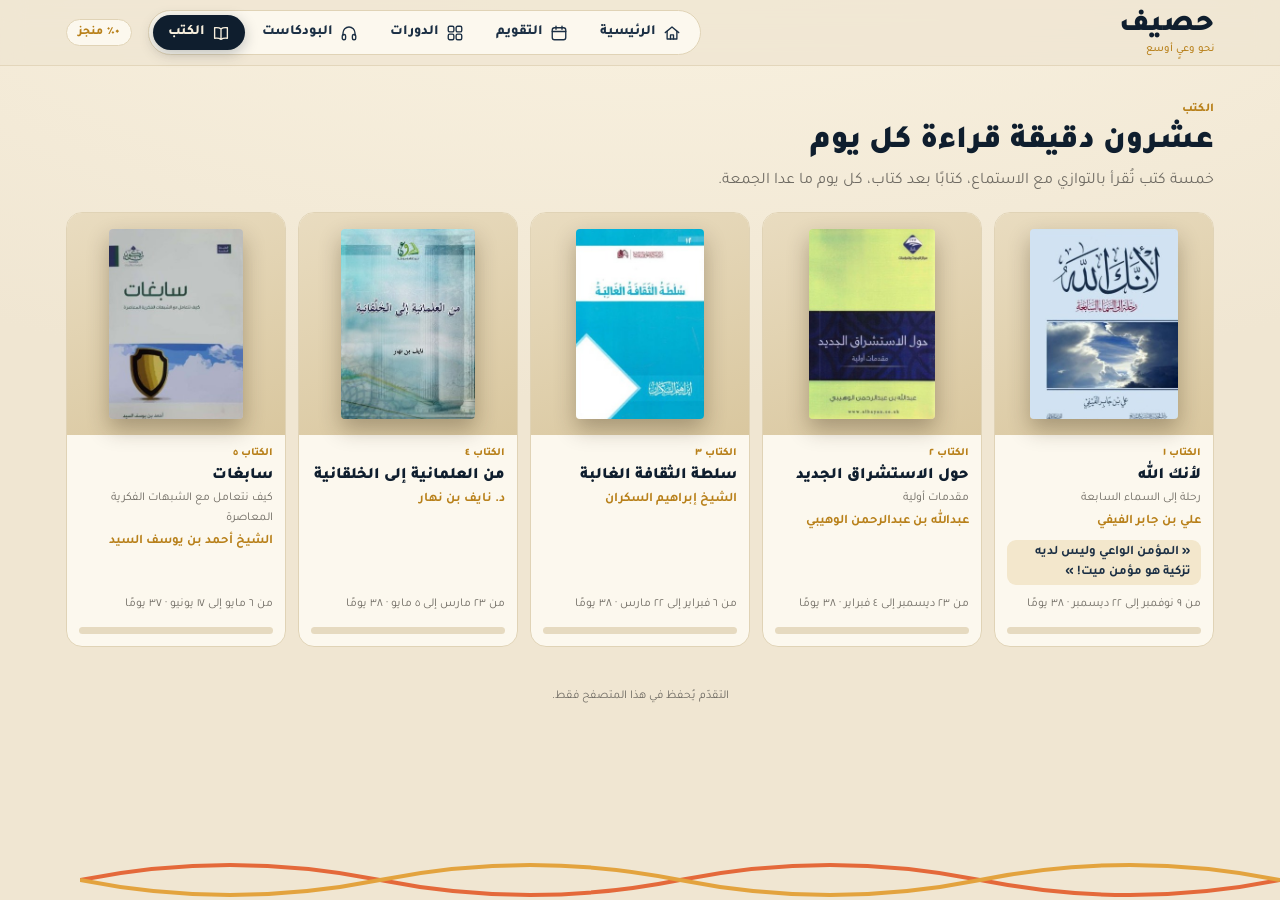
<file: books.html>
<!doctype html>
<html lang="ar" dir="rtl"><head><meta charset="utf-8">
<meta name="viewport" content="width=device-width, initial-scale=1">
<title>الكتب · حصيف</title>
<meta name="description" content="كتب خطة حصيف.">
<meta name="theme-color" content="#F0E6D2">
<link rel="preconnect" href="https://fonts.googleapis.com"><link rel="preconnect" href="https://fonts.gstatic.com" crossorigin>
<link href="https://fonts.googleapis.com/css2?family=Tajawal:wght@400;500;700;800;900&display=swap" rel="stylesheet">
<link rel="stylesheet" href="assets/style.css">
<script>
/* اتجاه الانتقال بين الصفحات: للأمام أو للخلف حسب ترتيب القائمة */
(function(){var O=["index","calendar","courses","course","podcasts","books"];
function ix(u){try{var p=new URL(u).pathname.split("/").pop().replace(".html","")||"index";return O.indexOf(p)}catch(e){return -1}}
addEventListener("pagereveal",function(e){if(!e.viewTransition||!window.navigation||!navigation.activation)return;
var f=navigation.activation.from,t=navigation.activation.entry;if(!f||!t)return;
var a=ix(f.url),b=ix(t.url);e.viewTransition.types.add(navigation.activation.navigationType==="traverse"&&a>b||a>b?"back":"fwd")});})();
</script>
</head><body data-page="books">
<header class="site"><div class="hin"><a class="logo" href="index.html">حصيف<small>نحو وعيٍ أوسع</small></a>
<nav class="nav" aria-label="أقسام الموقع"><a href="index.html"><svg viewBox="0 0 24 24"><path d="M3 11.5 12 4l9 7.5"/><path d="M5.5 10v10h13V10"/><path d="M10 20v-5.5h4V20"/></svg><span>الرئيسية</span></a><a href="calendar.html"><svg viewBox="0 0 24 24"><rect x="3" y="5" width="18" height="16" rx="3"/><path d="M3 10h18M8 3v4M16 3v4"/></svg><span>التقويم</span></a><a href="courses.html"><svg viewBox="0 0 24 24"><rect x="3" y="3" width="7.5" height="7.5" rx="2"/><rect x="13.5" y="3" width="7.5" height="7.5" rx="2"/><rect x="3" y="13.5" width="7.5" height="7.5" rx="2"/><rect x="13.5" y="13.5" width="7.5" height="7.5" rx="2"/></svg><span>الدورات</span></a><a href="podcasts.html"><svg viewBox="0 0 24 24"><path d="M4 15v-3a8 8 0 0 1 16 0v3"/><rect x="3" y="14" width="4.5" height="7" rx="2"/><rect x="16.5" y="14" width="4.5" height="7" rx="2"/></svg><span>البودكاست</span></a><a href="books.html" aria-current="page"><i class="pill"></i><svg viewBox="0 0 24 24"><path d="M12 6.5C10 5 7 4.5 3.5 5v14c3.5-.5 6.5 0 8.5 1.5 2-1.5 5-2 8.5-1.5V5C17 4.5 14 5 12 6.5zM12 6.5V20"/></svg><span>الكتب</span></a></nav><span class="hp" id="hp"></span></div></header>
<main class="w" id="main">
<section class="phero"><span class="eyebrow2">الكتب</span><h1>عشرون دقيقة قراءة كل يوم</h1>
<p>خمسة كتب تُقرأ بالتوازي مع الاستماع، كتابًا بعد كتاب، كل يوم ما عدا الجمعة.</p></section>
<div class="books" id="bookl"></div>
<p class="foot">التقدّم يُحفظ في هذا المتصفح فقط.</p>
</main>
<svg class="wave" viewBox="0 0 1200 40" preserveAspectRatio="none" aria-hidden="true"><path d="M0 20C100 0 200 0 300 20S500 40 600 20 800 0 900 20 1100 40 1200 20" fill="none" stroke="#E4693A" stroke-width="4"/><path d="M0 20C100 40 200 40 300 20S500 0 600 20 800 40 900 20 1100 0 1200 20" fill="none" stroke="#E3A33E" stroke-width="4"/></svg>
<script src="assets/data.js"></script>
<script src="assets/app.js"></script>
</body></html>
</file>
<file: assets/style.css>
:root{--cream:#F0E6D2;--cream2:#F7EFDD;--paper:#FCF8EE;--navy:#0F1E2E;--navy2:#1B2F44;--orange:#E4693A;--gold:#E3A33E;--gold-d:#B8801A;--tan:#CDB98C;--line:#E0D3B6;--muted:#6F6B63;--ok:#2F6B47}
*{box-sizing:border-box}
html{scroll-behavior:smooth;scroll-padding-top:70px}
body{margin:0;background:radial-gradient(1200px 500px at 50% -100px,#FAF3E2,var(--cream));color:var(--navy);font-family:"Tajawal","Segoe UI",Tahoma,sans-serif;line-height:1.65;min-height:100vh}
a{color:inherit}
img{display:block}
.w{max-width:1180px;margin:0 auto;padding:22px 16px 110px}
/* ---------- الرأس ---------- */
h1{font-size:32px;font-weight:900;margin:18px 0 2px;line-height:1.3}h1 em{font-style:normal;color:var(--orange)}
.lead{color:var(--muted);margin:0 0 16px;max-width:640px}
h2{font-size:20px;margin:34px 0 12px;font-weight:800;display:flex;align-items:center;gap:10px}
h2::after{content:"";flex:1;height:2px;background:linear-gradient(90deg,var(--line),transparent)}
h2 small{font-size:13px;font-weight:500;color:var(--muted)}
/* ---------- جلسة اليوم ---------- */
.today{display:grid;grid-template-columns:minmax(0,1.05fr) minmax(0,1fr);background:var(--navy);color:var(--cream2);border-radius:22px;overflow:hidden;box-shadow:0 18px 40px rgba(15,30,46,.22)}
.today .ph{position:relative;background:#000;aspect-ratio:16/9;display:block}
.today .ph img{width:100%;height:100%;object-fit:cover;opacity:.92}
.play{position:absolute;inset:0;display:grid;place-items:center}
.play i{width:64px;height:64px;border-radius:50%;background:var(--orange);display:grid;place-items:center;box-shadow:0 6px 20px rgba(0,0,0,.35);transition:transform .2s}
.play i::before{content:"";border-style:solid;border-width:12px 0 12px 20px;border-color:transparent transparent transparent #fff;margin-left:5px}
a:hover .play i{transform:scale(1.08)}
.today .tx{padding:20px 22px;display:flex;flex-direction:column;gap:6px;justify-content:center}
.eyebrow{font-size:12px;font-weight:800;letter-spacing:.3px;color:var(--gold)}
.today .tt{font-size:22px;font-weight:900;line-height:1.35}
.today .ss{font-size:14px;opacity:.8}
.today .q{font-size:14px;background:rgba(255,255,255,.07);border-radius:12px;padding:8px 12px;margin-top:4px}
.today .acts{display:flex;gap:8px;flex-wrap:wrap;margin-top:8px}
.btn{display:inline-flex;align-items:center;gap:6px;border:0;background:var(--orange);color:#fff;font:inherit;font-size:14px;font-weight:800;border-radius:12px;padding:7px 16px;cursor:pointer;text-decoration:none}
.btn:hover{filter:brightness(1.08)}
.btn.ghost{background:transparent;color:inherit;box-shadow:inset 0 0 0 1.5px currentColor;opacity:.85}
.btn.sm{font-size:13px;padding:3px 12px;border-radius:9px}
.btn.navy{background:var(--navy);color:var(--cream2)}
.btn.navy:hover{background:var(--orange);filter:none}
/* ---------- المؤشرات ---------- */
.kpis{display:grid;grid-template-columns:repeat(auto-fit,minmax(150px,1fr));gap:10px;margin:14px 0 0}
.kpi{background:var(--paper);border:1px solid var(--line);border-radius:18px;padding:12px 16px}
.kpi b{display:block;font-size:24px;font-weight:900;line-height:1.15;color:var(--orange)}
.kpi span{font-size:13px;color:var(--muted)}
/* ---------- خريطة الخطة ---------- */
.road{background:var(--paper);border:1px solid var(--line);border-radius:18px;padding:16px}
.track{display:flex;height:40px;border-radius:12px;overflow:hidden;gap:2px}
.track a{display:flex;align-items:center;justify-content:center;color:#fff;font-size:12px;font-weight:800;text-decoration:none;min-width:6px;position:relative;white-space:nowrap;overflow:hidden}
.track a span{position:relative;z-index:1}
.track a .fill{position:absolute;inset:0 0 0 auto;background:rgba(255,255,255,.28);width:0}
.months{display:flex;margin-top:6px;font-size:12px;color:var(--muted)}
.months span{border-right:1px solid var(--line);padding-right:5px;overflow:hidden;white-space:nowrap}
.legend{display:flex;flex-wrap:wrap;gap:6px 16px;margin-top:10px;font-size:13px}
.legend span{display:inline-flex;align-items:center;gap:6px}
.legend i{width:12px;height:12px;border-radius:4px;background:var(--c)}
.nowpin{position:relative;height:0}
.nowpin i{position:absolute;top:-52px;width:3px;height:52px;background:var(--orange);border-radius:3px}
.nowpin i::after{content:"اليوم";position:absolute;top:-20px;right:-4px;font-size:11px;font-weight:800;color:var(--orange);font-style:normal}
/* ---------- بطاقات الدورات ---------- */
.cards{display:grid;grid-template-columns:repeat(auto-fill,minmax(300px,1fr));gap:14px}
.card{background:var(--paper);border:1px solid var(--line);border-radius:20px;overflow:hidden;box-shadow:0 10px 24px rgba(70,45,10,.07);display:flex;flex-direction:column}
.card .cv{position:relative;aspect-ratio:16/9;background:#222;display:block;overflow:hidden}
.card .cv img{width:100%;height:100%;object-fit:cover;transition:transform .35s}
.card .cv:hover img{transform:scale(1.04)}
.card .cv .play i{width:52px;height:52px;opacity:0;transition:opacity .2s}
.card .cv:hover .play i{opacity:1}
.card .no{position:absolute;top:10px;right:10px;background:var(--c);color:#fff;font-weight:900;font-size:13px;border-radius:10px;padding:2px 10px;box-shadow:0 2px 8px rgba(0,0,0,.25)}
.card .ct{position:absolute;bottom:10px;left:10px;background:rgba(15,30,46,.85);color:#fff;font-size:12px;font-weight:700;border-radius:8px;padding:1px 8px}
.card .bd{padding:12px 16px 14px;border-top:5px solid var(--c);flex:1;display:flex;flex-direction:column;gap:2px}
.card .n{font-weight:900;font-size:18px;line-height:1.35}
.card .who{font-size:13px;color:var(--muted)}
.stats{display:flex;gap:14px;margin:8px 0 2px;flex-wrap:wrap}
.stats div{line-height:1.2}
.stats b{display:block;font-size:22px;font-weight:900;color:var(--c)}
.stats span{font-size:12px;color:var(--muted)}
.range{font-size:12px;color:var(--muted);margin-top:4px}
.pb{height:7px;background:#E6DAC0;border-radius:9px;margin-top:10px;overflow:hidden}
.pb i{display:block;height:100%;background:var(--c);width:0;border-radius:9px;transition:width .3s}
.pbt{display:flex;justify-content:space-between;font-size:12px;color:var(--muted);margin-top:4px}
.pbt a{font-weight:700;text-decoration:none;color:var(--navy)}
.pbt a:hover{color:var(--orange)}
/* ---------- البودكاست ---------- */
.pods{display:grid;grid-template-columns:repeat(auto-fill,minmax(185px,1fr));gap:12px}
.pod{background:var(--paper);border:1px solid var(--line);border-radius:16px;overflow:hidden;display:flex;flex-direction:column}
.pod .cv{position:relative;aspect-ratio:16/9;display:block;background:#222}
.pod .cv img{width:100%;height:100%;object-fit:cover}
.pod .bd{padding:10px 12px 12px;display:flex;flex-direction:column;gap:2px;flex:1}
.pod .n{font-weight:800;font-size:15px;line-height:1.4}
.pod .who{font-size:12px;color:var(--muted)}
.pod .fr{font-size:12px;margin-top:auto;padding-top:6px;color:var(--gold-d);font-weight:700}
.note{font-size:13px;color:var(--muted);margin:10px 0 0}
.ph2{font-size:15px;font-weight:900;color:var(--gold-d);margin:18px 0 10px;display:flex;align-items:center;gap:8px;flex-wrap:wrap}
.ph2 b{background:var(--gold);color:var(--navy);border-radius:999px;padding:0 12px;font-size:13px}
.ph2 span{font-weight:500;color:var(--muted);font-size:13px}
.qt{font-size:13px;font-weight:700;color:var(--navy2);background:#F3E7CC;border-radius:9px;padding:3px 10px;margin:6px 0 2px;line-height:1.5}
.qt::before{content:"« "}.qt::after{content:" »"}
.cn{font-size:12px;color:var(--muted);margin-top:4px}
.books{display:grid;grid-template-columns:repeat(auto-fill,minmax(190px,1fr));gap:12px}
.book{background:var(--paper);border:1px solid var(--line);border-radius:16px;overflow:hidden;display:flex;flex-direction:column}
.book .cv{background:linear-gradient(160deg,#E9DCC0,#D9C79F);padding:16px 0;display:grid;place-items:center}
.book .cv img{height:190px;width:auto;border-radius:4px;box-shadow:0 10px 22px rgba(40,25,5,.3)}
.book .bd{padding:10px 12px 12px;display:flex;flex-direction:column;gap:2px;flex:1}
.book .no{font-size:11px;font-weight:800;color:var(--gold-d)}
.book .n{font-weight:900;font-size:16px;line-height:1.35}
.book .sb{font-size:12px;color:var(--muted)}
.book .who{font-size:13px;font-weight:700;color:var(--gold-d)}
.book .fr{font-size:12px;color:var(--muted);margin-top:auto;padding-top:6px}
.rd{display:flex;align-items:center;gap:8px;margin-top:8px;padding-top:7px;border-top:1px dashed var(--line);font-size:13px}
.rd img{height:30px;width:auto;border-radius:2px;box-shadow:0 2px 5px rgba(0,0,0,.2)}
.rd b{font-weight:800}
/* ---------- الجدول ---------- */
.tools{display:flex;gap:8px;align-items:center;flex-wrap:wrap}
.all{flex:1;min-width:180px}
.bar{height:10px;background:#E3D7BC;border-radius:9px;overflow:hidden}
.bar i{display:block;height:100%;width:0;background:linear-gradient(90deg,var(--orange),var(--gold))}
.cnt{font-size:12px;color:var(--muted)}
.chips{display:flex;gap:6px;flex-wrap:wrap;margin-top:8px}
.chip{border:1px solid var(--line);background:var(--paper);font:inherit;font-size:13px;font-weight:700;border-radius:999px;padding:2px 12px;cursor:pointer;display:inline-flex;align-items:center;gap:6px;color:var(--navy)}
.chip i{width:9px;height:9px;border-radius:50%;background:var(--c)}
.chip[aria-pressed=true]{background:var(--navy);color:var(--cream2);border-color:var(--navy)}
.wk.cur{border-color:var(--orange);box-shadow:0 0 0 2px rgba(228,105,58,.18)}
.r{display:grid;grid-template-columns:28px 74px 128px 1fr;gap:12px;align-items:start;background:var(--paper);border:1px solid var(--line);border-right:6px solid var(--c);border-radius:14px;padding:10px 12px;margin:0 0 8px}
.r.rev{background:#FBEFD0}
.r.done{opacity:.55}.r.done .t{text-decoration:line-through}
.r.now{box-shadow:0 0 0 3px var(--orange)}
.r.hide{display:none}
input[type=checkbox]{width:22px;height:22px;accent-color:var(--orange);margin-top:2px;cursor:pointer}
.d{font-weight:800;font-size:14px;line-height:1.3}.d small{display:block;color:var(--muted);font-weight:400}
.d .td{display:inline-block;background:var(--orange);color:#fff;font-size:10px;border-radius:9px;padding:0 7px;margin-top:3px}
.th{position:relative;display:block;aspect-ratio:16/9;border-radius:10px;overflow:hidden;background:#222}
.th img{width:100%;height:100%;object-fit:cover}
.th.icon{background:var(--c);display:grid;place-items:center;font-size:30px}
.th .play i{width:30px;height:30px}
.th .play i::before{border-width:6px 0 6px 10px;margin-left:3px}
.cc{display:inline-block;font-size:11px;font-weight:800;color:#fff;background:var(--c);border-radius:7px;padding:0 8px;margin-bottom:2px}
.t{font-weight:800;line-height:1.45}
.s{font-size:13px;color:var(--muted)}
.m{background:var(--navy);color:var(--cream2);border-radius:9px;font-size:12px;padding:0 8px;margin-inline-start:6px;white-space:nowrap;font-weight:700}
.it{display:flex;gap:8px;align-items:center;flex-wrap:wrap;margin-top:4px}
.it+.it{border-top:1px dashed var(--line);padding-top:5px}
.it .s{min-width:0}
.g{font-size:13px;margin-top:6px;color:var(--navy2)}
.g::before{content:"؟ ";color:var(--orange);font-weight:900}
.p{margin-top:9px;padding:8px 10px;background:#F7ECD6;border-radius:12px;border:1px dashed var(--tan);display:grid;grid-template-columns:96px 1fr;gap:10px;align-items:center}
.p .th{border-radius:8px}
.wave{position:fixed;left:0;right:0;bottom:0;height:40px;pointer-events:none;z-index:-1;view-transition-name:wave}
.foot{font-size:12px;color:var(--muted);text-align:center;margin-top:30px}

.calwrap{display:grid;grid-template-columns:minmax(0,1fr) 340px;gap:16px;align-items:start;margin-top:12px}
.calbox{min-width:0;background:var(--paper);border:1px solid var(--line);border-radius:22px;padding:14px;box-shadow:0 10px 24px rgba(70,45,10,.06)}
.mtabs{display:flex;gap:6px;overflow-x:auto;padding-bottom:8px;margin-bottom:6px;scrollbar-width:thin}
.mt{flex:0 0 auto;border:1px solid var(--line);background:var(--cream2);border-radius:12px;padding:3px 12px;font:inherit;cursor:pointer;display:flex;flex-direction:column;align-items:center;line-height:1.35;min-width:66px;color:var(--navy)}
.mt b{font-size:13px}.mt small{font-size:11px;color:var(--muted)}
.mt .mb{display:block;width:100%;height:3px;border-radius:3px;background:#E3D7BC;margin-top:2px;overflow:hidden}.mt .mb i{display:block;height:100%;background:var(--orange)}
.mt.on{background:var(--navy);color:var(--cream2);border-color:var(--navy)}.mt.on small{color:var(--gold)}
.mhead{display:flex;align-items:center;justify-content:space-between;gap:8px;margin:4px 2px 12px}
#mname{font-size:22px;font-weight:900}
.nb{border:1px solid var(--line);background:var(--cream2);font:inherit;font-size:13px;font-weight:800;border-radius:10px;padding:3px 12px;cursor:pointer;color:var(--navy)}
.nb:hover:not(:disabled){border-color:var(--orange);color:var(--orange)}.nb:disabled{opacity:.35;cursor:default}
.grid{display:grid;grid-template-columns:repeat(7,minmax(0,1fr));gap:6px}
.wh{text-align:center;font-size:12px;font-weight:800;color:var(--muted);padding:0 0 2px}
.wh.fr{color:var(--gold-d)}
.cell{min-height:104px;border-radius:12px;border:1px solid var(--line);border-top:5px solid var(--c);background:#FFFBF2;padding:5px 7px;display:flex;flex-direction:column;gap:1px;text-align:start;font:inherit;color:var(--navy);cursor:pointer;position:relative;overflow:hidden;transition:transform .15s,box-shadow .15s}
.cell.pad{visibility:hidden}
.cell.out{opacity:.4;cursor:default;border-top-color:var(--line);background:transparent}
.cell .dn{font-size:14px;font-weight:900;line-height:1.2}
.cell .ct{font-size:11px;font-weight:900;color:var(--c);white-space:nowrap;overflow:hidden;text-overflow:ellipsis;filter:brightness(.85)}
.cell .cs{font-size:11px;color:var(--navy2);line-height:1.35;display:-webkit-box;-webkit-line-clamp:2;-webkit-box-orient:vertical;overflow:hidden}
.cell .cf{margin-top:auto;display:flex;justify-content:space-between;align-items:center;font-size:10px;color:var(--muted);gap:4px}
.cell .ok{background:var(--ok);color:#fff;border-radius:50%;width:17px;height:17px;display:inline-grid;place-items:center;font-size:10px;font-weight:900}
.cell .bk{font-size:10px}
.cell.rv{background:#FBEFD0}.cell.rv .ct{color:var(--gold-d);filter:none}
.cell.done{background:#EAF2E6}.cell.done .cs{text-decoration:line-through;opacity:.7}
.cell.now{box-shadow:0 0 0 2px var(--orange)}
.cell.now .dn::after{content:"اليوم";font-size:9px;background:var(--orange);color:#fff;border-radius:6px;padding:0 5px;margin-inline-start:4px;vertical-align:2px}
.cell.sel{outline:3px solid var(--navy);outline-offset:1px}
.cell.dim{opacity:.22}
button.cell:hover{transform:translateY(-2px);box-shadow:0 8px 16px rgba(70,45,10,.13)}
.keys{display:flex;flex-wrap:wrap;gap:6px 16px;margin-top:12px;font-size:12px;color:var(--muted)}
.keys span{display:inline-flex;align-items:center;gap:6px}
.keys i{width:14px;height:12px;border-radius:4px;border:1px solid var(--line)}
.keys .k1{border-top:4px solid var(--orange);background:#FFFBF2}.keys .k2{background:#FBEFD0}.keys .k3{background:#EAF2E6}.keys .k4{box-shadow:0 0 0 2px var(--orange)}
.det{position:sticky;top:12px;background:var(--paper);border:1px solid var(--line);border-radius:22px;padding:14px;box-shadow:0 10px 24px rgba(70,45,10,.06)}
.dh{display:flex;justify-content:space-between;align-items:center;gap:8px;margin-bottom:10px;flex-wrap:wrap}
.dh b{font-size:17px;font-weight:900}
.dnav{display:flex;gap:6px}
.det .r{grid-template-columns:1fr;border:0;border-right:5px solid var(--c);margin:0;padding:10px 12px;background:#FFFBF2}
.det .r.rev{background:#FBEFD0}
.det .r>input,.det .r>.d{display:none}
.det .r .th.big{display:block}
.det .r.done{opacity:1}.det .r.done .t{text-decoration:none}
.det .it{flex-wrap:wrap}
.det .p{grid-template-columns:1fr}.det .p .th{display:block}
.mk{width:100%;margin-top:10px;justify-content:center}
.mk.on{background:var(--ok)}
@media(max-width:1100px){.calwrap{grid-template-columns:minmax(0,1fr)}.det{position:static}}
@media(max-width:600px){.grid{gap:3px}.cell{min-height:58px;padding:3px 4px;border-top-width:6px;border-radius:9px}.cell .ct,.cell .cs,.cell .cf>span:first-child,.cell .bk{display:none}.cell .dn{font-size:13px}.cell.now .dn::after{display:none}.wh{font-size:10px}.calbox,.det{padding:10px;border-radius:16px}#mname{font-size:18px}}
@media(max-width:760px){.today{grid-template-columns:1fr}.r{grid-template-columns:26px 1fr}.r .d{grid-column:2}.r .th.big{display:none}.r>.bx{grid-column:1/-1}}
@media(max-width:520px){.logo{font-size:32px}h1{font-size:25px}.today .tt{font-size:19px}.p{grid-template-columns:1fr}.p .th{display:none}.track a span{display:none}}
@media print{header.site,.nav,.wave{display:none}}
/* ================= هيكل الموقع ================= */
header.site{position:sticky;top:0;z-index:40;background:rgba(240,230,210,.82);-webkit-backdrop-filter:blur(12px);backdrop-filter:blur(12px);border-bottom:1px solid rgba(224,211,182,.8);view-transition-name:site-header}
.hin{max-width:1180px;margin:0 auto;padding:10px 16px;display:flex;align-items:center;gap:16px}
.logo{text-decoration:none;font-size:30px;font-weight:900;line-height:1;color:var(--navy)}
.logo small{display:block;font-size:11px;font-weight:500;color:var(--gold-d);margin-top:3px}
.nav{display:flex;gap:2px;margin-inline-start:auto;background:var(--paper);border:1px solid var(--line);border-radius:999px;padding:4px;view-transition-name:site-nav}
.nav a{position:relative;isolation:isolate;display:flex;align-items:center;gap:7px;padding:6px 15px;border-radius:999px;font-size:14px;font-weight:800;text-decoration:none;color:var(--navy2);transition:color .25s}
.nav a svg,.tico svg{width:18px;height:18px;fill:none;stroke:currentColor;stroke-width:1.8;stroke-linecap:round;stroke-linejoin:round}
.nav a:hover{color:var(--orange)}
.nav a .pill{position:absolute;inset:0;z-index:-1;border-radius:999px;background:var(--navy);box-shadow:0 4px 14px rgba(15,30,46,.25);view-transition-name:navpill}
.nav a[aria-current=page]{color:var(--cream2)}
.hp{font-size:12px;font-weight:800;color:var(--gold-d);background:var(--paper);border:1px solid var(--line);border-radius:999px;padding:3px 11px;white-space:nowrap}
main.w{padding-top:26px}
.phero{margin:4px 0 18px}
.phero h1{margin:0 0 4px}
.phero p{color:var(--muted);margin:0;max-width:680px}
.eyebrow2{font-size:12px;font-weight:800;color:var(--gold-d);letter-spacing:.2px}
/* أزرار الانتقال في الرئيسية */
.tiles{display:grid;grid-template-columns:repeat(auto-fit,minmax(240px,1fr));gap:12px}
.tile{position:relative;display:grid;grid-template-columns:44px 1fr;gap:12px;align-items:start;text-decoration:none;color:var(--navy);background:var(--paper);border:1px solid var(--line);border-radius:20px;padding:16px 16px 14px;overflow:hidden;transition:transform .35s cubic-bezier(.22,1,.36,1),box-shadow .35s,border-color .35s}
.tile::after{content:"";position:absolute;inset:auto -40% -60% auto;width:160px;height:160px;border-radius:50%;background:radial-gradient(circle,rgba(227,163,62,.22),transparent 70%);transition:transform .5s cubic-bezier(.22,1,.36,1)}
.tile:hover{transform:translateY(-4px);box-shadow:0 18px 34px rgba(70,45,10,.14);border-color:var(--gold)}
.tile:hover::after{transform:scale(1.6)}
.tico{width:44px;height:44px;border-radius:14px;background:var(--navy);color:var(--gold);display:grid;place-items:center}
.tico svg{width:22px;height:22px}
.tbd b{display:block;font-size:18px;font-weight:900}
.tbd span{display:block;font-size:13px;color:var(--muted);line-height:1.55}
.ttag{position:absolute;top:14px;left:14px;font-size:11px;font-weight:800;color:var(--gold-d);background:#F3E3BE;border-radius:999px;padding:0 9px}
.tgo{position:absolute;bottom:12px;left:16px;font-size:18px;font-weight:900;color:var(--orange);transition:transform .35s cubic-bezier(.22,1,.36,1)}
.tile:hover .tgo{transform:translateX(-6px)}
.today .ph.ico{display:grid;place-items:center;font-size:64px;background:var(--navy2)}
.today a.btn.ghost{text-decoration:none}
/* بطاقة الدورة صارت رابطًا كاملًا */
a.card{text-decoration:none;color:var(--navy);transition:transform .4s cubic-bezier(.22,1,.36,1),box-shadow .4s}
a.card:hover{transform:translateY(-5px);box-shadow:0 22px 40px rgba(70,45,10,.16)}
a.card .cv{display:block}
a.card .bd>span{display:block}
a.card .bd>.stats{display:flex}
a.card .stats>span{display:block;line-height:1.2}
a.card .stats b{display:block}
a.card .bd>.pbt{display:flex;justify-content:space-between}
a.card .more{font-weight:800;color:var(--navy);transition:transform .3s}
a.card:hover .more{color:var(--orange);transform:translateX(-4px)}
.pbt{display:flex;justify-content:space-between}
/* صفحة الدورة */
.chero{display:grid;grid-template-columns:minmax(0,1.1fr) minmax(0,1fr);gap:22px;align-items:center;background:var(--paper);border:1px solid var(--line);border-top:6px solid var(--c);border-radius:24px;padding:16px;box-shadow:0 14px 34px rgba(70,45,10,.08)}
.ccv{position:relative;display:block;aspect-ratio:16/9;border-radius:16px;overflow:hidden;background:#222}
.ccv img{width:100%;height:100%;object-fit:cover}
.ctx{display:flex;flex-direction:column;gap:4px}
.crumb{font-size:12px;color:var(--muted)}.crumb a{color:var(--gold-d);font-weight:800;text-decoration:none}.crumb a:hover{color:var(--orange)}
.ctitle{font-size:34px;font-weight:900;line-height:1.25;margin:2px 0;color:var(--navy)}
.cwho{font-size:14px;color:var(--muted)}
.stats.big b{font-size:28px;color:var(--c)}
.chero .pb i{background:var(--c)}
.chero .pbt{font-size:12px;color:var(--muted)}
.chero .acts{display:flex;gap:8px;flex-wrap:wrap;margin-top:8px}
.chero .btn.ghost{color:var(--navy);text-decoration:none}
.goal{margin:16px 0 0;background:var(--navy);color:var(--cream2);border-radius:18px;padding:12px 16px;display:flex;gap:12px;align-items:baseline;flex-wrap:wrap}
.goal b{color:var(--gold);font-size:13px}
.rows{margin-top:8px}
.r .d{text-decoration:none;color:inherit}.r .d:hover{color:var(--orange)}
a.cc{text-decoration:none}a.cc:hover{filter:brightness(1.1)}
.cnav{display:grid;grid-template-columns:1fr 1fr;gap:12px;margin-top:26px}
.cnav a{display:flex;align-items:center;gap:12px;text-decoration:none;color:var(--navy);background:var(--paper);border:1px solid var(--line);border-bottom:4px solid var(--c);border-radius:16px;padding:10px;transition:transform .35s cubic-bezier(.22,1,.36,1),box-shadow .35s}
.cnav a:hover{transform:translateY(-3px);box-shadow:0 14px 26px rgba(70,45,10,.12)}
.cnav img{width:96px;aspect-ratio:16/9;object-fit:cover;border-radius:10px}
.cnav small{display:block;font-size:11px;color:var(--muted)}.cnav b{font-size:15px}
.cnav .cn-next{flex-direction:row-reverse;text-align:left}
/* البودكاست: أيام الجمعة روابط */
.pod .fr{display:flex;flex-wrap:wrap;gap:5px}
.fday{font-size:11px;font-weight:800;text-decoration:none;color:var(--gold-d);background:#F3E3BE;border-radius:999px;padding:0 9px}
.fday.on{background:var(--ok);color:#fff}.fday:hover{background:var(--navy);color:var(--cream2)}
/* التبويب النشط للشهر */
.mt{position:relative;isolation:isolate}
.mt.on{background:transparent;border-color:var(--navy)}
.mpill{position:absolute;inset:-1px;z-index:-1;border-radius:12px;background:var(--navy);view-transition-name:mpill}
.grid{view-transition-name:calgrid}
.det{view-transition-name:caldet}
#mname{view-transition-name:calmonth}
.foot{margin-top:40px}
@media(max-width:900px){.chero{grid-template-columns:1fr}.ctitle{font-size:28px}}
@media(max-width:760px){
 header.site{-webkit-backdrop-filter:none;backdrop-filter:none;background:rgba(240,230,210,.97)}
 .hin{padding:8px 14px}
 .chips{flex-wrap:nowrap;overflow-x:auto;padding-bottom:6px;scrollbar-width:none}.chips .chip{flex:0 0 auto}
 .logo{font-size:26px}
 .nav{position:fixed;bottom:10px;left:10px;right:10px;justify-content:space-around;border-radius:22px;box-shadow:0 12px 32px rgba(15,30,46,.2);z-index:50;padding:5px;margin:0}
 .nav a{flex:1;flex-direction:column;gap:2px;font-size:10.5px;padding:6px 2px;border-radius:16px}
 .nav a svg{width:20px;height:20px}
 .nav a .pill{border-radius:16px}
 .hp{margin-inline-start:auto}
 main.w{padding-bottom:120px}
 .wave{bottom:70px}
 .cnav{grid-template-columns:1fr}.cnav img{width:72px}
}

/* ================= الحركة ================= */
@view-transition{navigation:auto}
@keyframes vtOutF{to{opacity:0;transform:translate3d(48px,0,0) scale(.985)}}
@keyframes vtInF{from{opacity:0;transform:translate3d(-72px,0,0) scale(.985)}}
@keyframes vtOutB{to{opacity:0;transform:translate3d(-48px,0,0) scale(.985)}}
@keyframes vtInB{from{opacity:0;transform:translate3d(72px,0,0) scale(.985)}}
@keyframes vtFadeOut{to{opacity:0}}
@keyframes vtFadeIn{from{opacity:0}}
@keyframes rise{from{opacity:0;transform:translate3d(0,22px,0)}}
@media (prefers-reduced-motion: no-preference){
 ::view-transition-group(*){animation-duration:.55s;animation-timing-function:cubic-bezier(.22,1,.36,1)}
 ::view-transition-old(root){animation:vtOutF .3s cubic-bezier(.4,0,1,1) both}
 ::view-transition-new(root){animation:vtInF .6s cubic-bezier(.22,1,.36,1) .05s both}
 html:active-view-transition-type(back)::view-transition-old(root){animation-name:vtOutB}
 html:active-view-transition-type(back)::view-transition-new(root){animation-name:vtInB}
 /* الرأس والقائمة ثابتان، والمؤشر ينزلق بينهما */
 ::view-transition-group(site-header),::view-transition-group(site-nav){animation:none}
 ::view-transition-old(site-header),::view-transition-old(site-nav){display:none}
 ::view-transition-new(site-header),::view-transition-new(site-nav){animation:none}
 ::view-transition-group(navpill){animation-duration:.6s;animation-timing-function:cubic-bezier(.34,1.35,.5,1)}
 ::view-transition-group(mpill){animation-duration:.5s;animation-timing-function:cubic-bezier(.34,1.3,.5,1)}
 ::view-transition-old(navpill),::view-transition-old(mpill){display:none}
 ::view-transition-new(navpill),::view-transition-new(mpill){animation:none}
 /* الغلاف والعنوان يتحولان من البطاقة إلى صفحة الدورة */
 ::view-transition-group(*.morph){animation-duration:.65s;animation-timing-function:cubic-bezier(.22,1,.36,1)}
 /* تبديل الشهر: الشبكة تنزلق في اتجاه الحركة */
 html:active-view-transition-type(mnext)::view-transition-old(calgrid){animation:vtOutF .25s cubic-bezier(.4,0,1,1) both}
 html:active-view-transition-type(mnext)::view-transition-new(calgrid){animation:vtInF .5s cubic-bezier(.22,1,.36,1) both}
 html:active-view-transition-type(mprev)::view-transition-old(calgrid){animation:vtOutB .25s cubic-bezier(.4,0,1,1) both}
 html:active-view-transition-type(mprev)::view-transition-new(calgrid){animation:vtInB .5s cubic-bezier(.22,1,.36,1) both}
 html:active-view-transition-type(mnext)::view-transition-old(caldet),html:active-view-transition-type(mprev)::view-transition-old(caldet){animation:none;opacity:0}
 html:active-view-transition-type(day)::view-transition-old(caldet){animation:vtFadeOut .18s both}
 html:active-view-transition-type(day)::view-transition-new(caldet){animation:rise .45s cubic-bezier(.22,1,.36,1) both}
 /* دخول العناصر بالتتابع */
 [data-rv]{animation:rise .75s cubic-bezier(.22,1,.36,1) both;animation-delay:calc(var(--i,0) * 55ms + 120ms)}
}
@media (prefers-reduced-motion: reduce){
 ::view-transition-group(*),::view-transition-old(*),::view-transition-new(*){animation:none!important}
}
</file>
